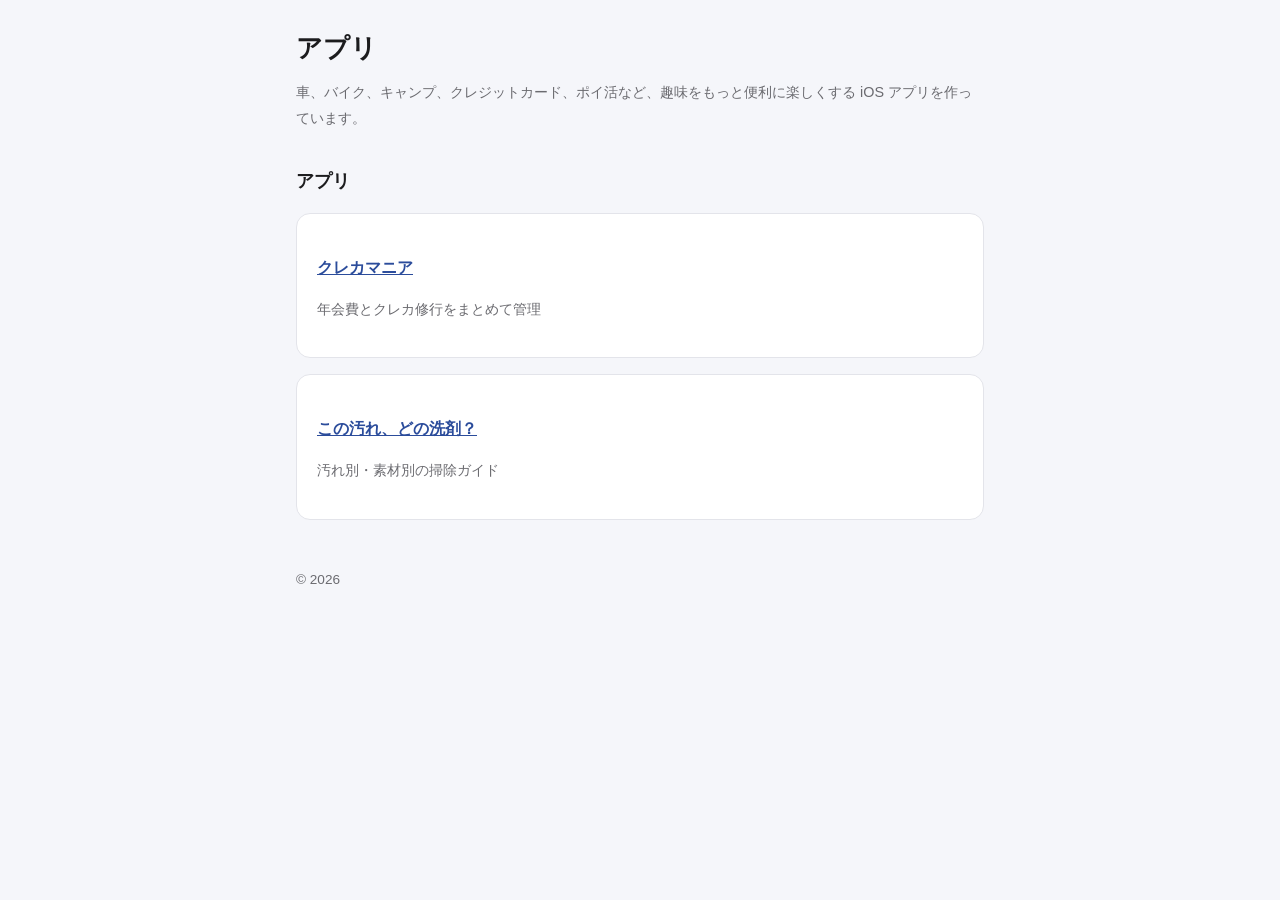
<file: index.html>
<!doctype html>
<html lang="ja">
<head>
<meta charset="utf-8">
<meta name="viewport" content="width=device-width, initial-scale=1">
<title>アプリ</title>
<link rel="stylesheet" href="style.css">
</head>
<body>
<main>
<h1>アプリ</h1>
<p class="sub">車、バイク、キャンプ、クレジットカード、ポイ活など、趣味をもっと便利に楽しくする iOS アプリを作っています。</p>
<h2>アプリ</h2>
<div class="card">
  <h3><a href="kurekamania/">クレカマニア</a></h3>
  <p class="sub">年会費とクレカ修行をまとめて管理</p>
</div>
<div class="card">
  <h3><a href="stainguide/">この汚れ、どの洗剤？</a></h3>
  <p class="sub">汚れ別・素材別の掃除ガイド</p>
</div>
<footer>© 2026</footer>
</main>
</body>
</html>
</file>
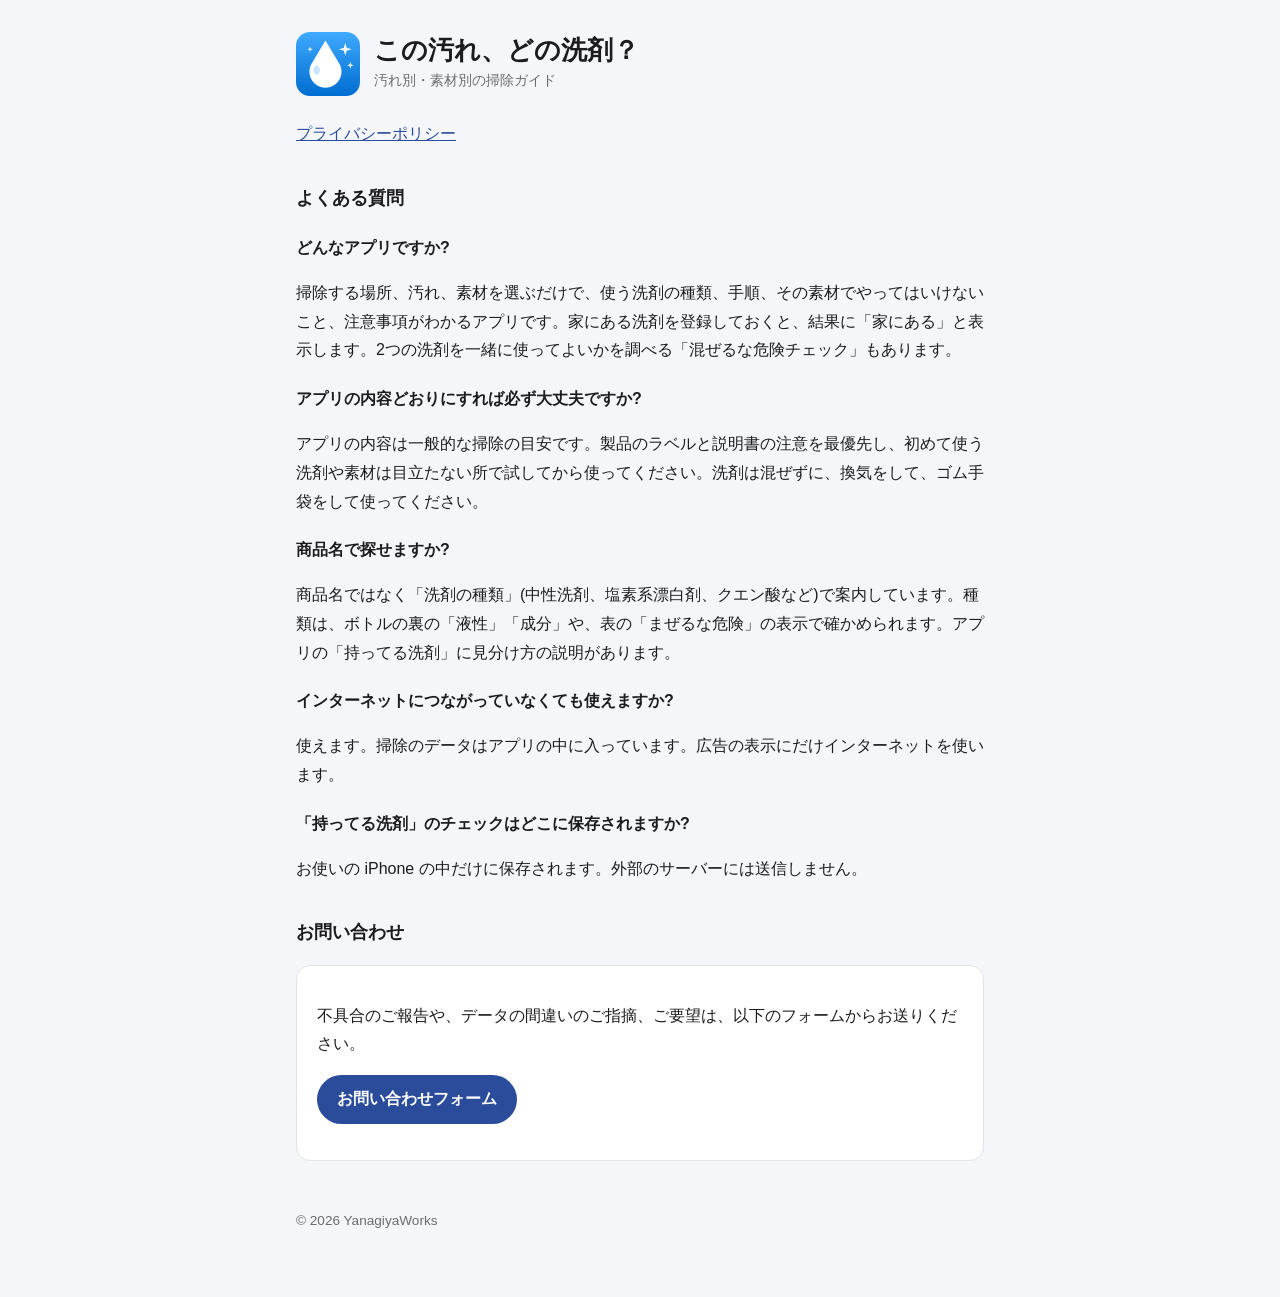
<file: konoyogore/index.html>
<!doctype html>
<html lang="ja">
<head>
<meta charset="utf-8">
<meta name="viewport" content="width=device-width, initial-scale=1">
<title>この汚れ、どの洗剤？ サポート</title>
<link rel="stylesheet" href="../style.css">
</head>
<body>
<main>
<header>
  <img src="icon.png" alt="">
  <div>
    <h1>この汚れ、どの洗剤？</h1>
    <div class="sub">汚れ別・素材別の掃除ガイド</div>
  </div>
</header>
<nav><a href="privacy.html">プライバシーポリシー</a></nav>

<h2>よくある質問</h2>

<h3>どんなアプリですか?</h3>
<p>掃除する場所、汚れ、素材を選ぶだけで、使う洗剤の種類、手順、その素材でやってはいけないこと、注意事項がわかるアプリです。家にある洗剤を登録しておくと、結果に「家にある」と表示します。2つの洗剤を一緒に使ってよいかを調べる「混ぜるな危険チェック」もあります。</p>

<h3>アプリの内容どおりにすれば必ず大丈夫ですか?</h3>
<p>アプリの内容は一般的な掃除の目安です。製品のラベルと説明書の注意を最優先し、初めて使う洗剤や素材は目立たない所で試してから使ってください。洗剤は混ぜずに、換気をして、ゴム手袋をして使ってください。</p>

<h3>商品名で探せますか?</h3>
<p>商品名ではなく「洗剤の種類」(中性洗剤、塩素系漂白剤、クエン酸など)で案内しています。種類は、ボトルの裏の「液性」「成分」や、表の「まぜるな危険」の表示で確かめられます。アプリの「持ってる洗剤」に見分け方の説明があります。</p>

<h3>インターネットにつながっていなくても使えますか?</h3>
<p>使えます。掃除のデータはアプリの中に入っています。広告の表示にだけインターネットを使います。</p>

<h3>「持ってる洗剤」のチェックはどこに保存されますか?</h3>
<p>お使いの iPhone の中だけに保存されます。外部のサーバーには送信しません。</p>

<h2>お問い合わせ</h2>
<div class="card">
  <p>不具合のご報告や、データの間違いのご指摘、ご要望は、以下のフォームからお送りください。</p>
  <p><a class="button" href="https://forms.gle/YxUdwcc28FUog3GX8">お問い合わせフォーム</a></p>
</div>

<footer>© 2026 YanagiyaWorks</footer>
</main>
</body>
</html>
</file>
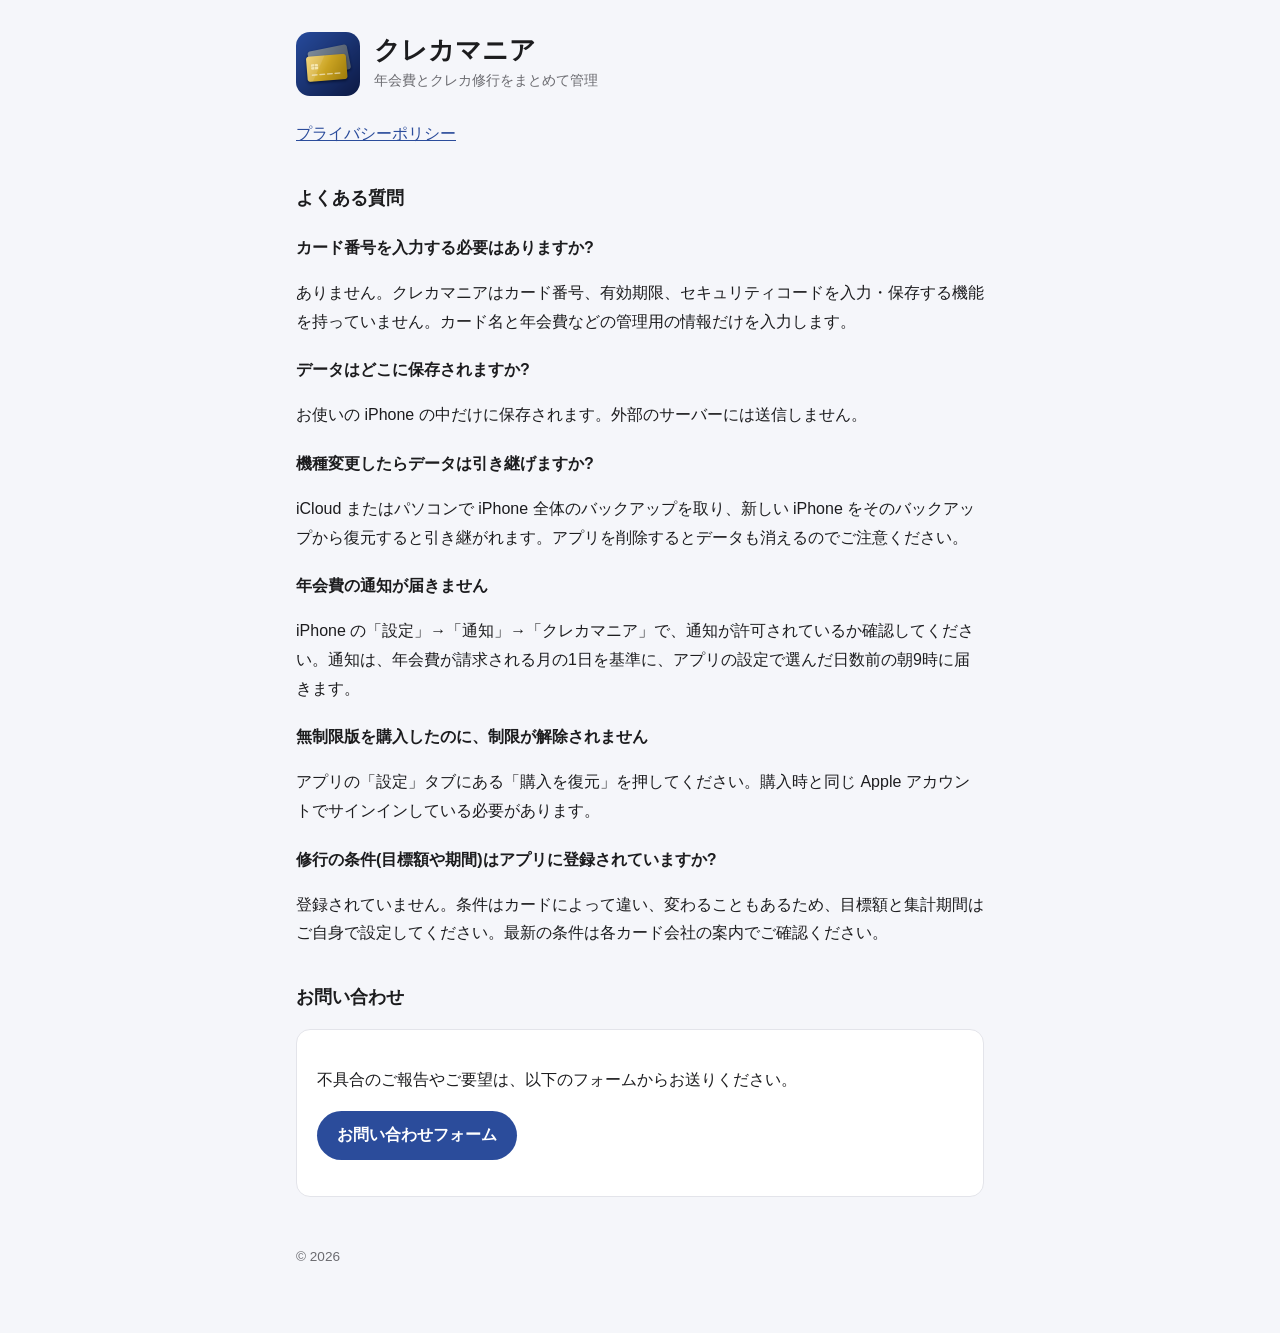
<file: kurekamania/index.html>
<!doctype html>
<html lang="ja">
<head>
<meta charset="utf-8">
<meta name="viewport" content="width=device-width, initial-scale=1">
<title>クレカマニア サポート</title>
<link rel="stylesheet" href="../style.css">
</head>
<body>
<main>
<header>
  <img src="icon.png" alt="">
  <div>
    <h1>クレカマニア</h1>
    <div class="sub">年会費とクレカ修行をまとめて管理</div>
  </div>
</header>
<nav><a href="https://friendly-pyramid-bd1.notion.site/404d203a4fc781d8b1c5f5455bd77402">プライバシーポリシー</a></nav>

<h2>よくある質問</h2>

<h3>カード番号を入力する必要はありますか?</h3>
<p>ありません。クレカマニアはカード番号、有効期限、セキュリティコードを入力・保存する機能を持っていません。カード名と年会費などの管理用の情報だけを入力します。</p>

<h3>データはどこに保存されますか?</h3>
<p>お使いの iPhone の中だけに保存されます。外部のサーバーには送信しません。</p>

<h3>機種変更したらデータは引き継げますか?</h3>
<p>iCloud またはパソコンで iPhone 全体のバックアップを取り、新しい iPhone をそのバックアップから復元すると引き継がれます。アプリを削除するとデータも消えるのでご注意ください。</p>

<h3>年会費の通知が届きません</h3>
<p>iPhone の「設定」→「通知」→「クレカマニア」で、通知が許可されているか確認してください。通知は、年会費が請求される月の1日を基準に、アプリの設定で選んだ日数前の朝9時に届きます。</p>

<h3>無制限版を購入したのに、制限が解除されません</h3>
<p>アプリの「設定」タブにある「購入を復元」を押してください。購入時と同じ Apple アカウントでサインインしている必要があります。</p>

<h3>修行の条件(目標額や期間)はアプリに登録されていますか?</h3>
<p>登録されていません。条件はカードによって違い、変わることもあるため、目標額と集計期間はご自身で設定してください。最新の条件は各カード会社の案内でご確認ください。</p>

<h2>お問い合わせ</h2>
<div class="card">
  <p>不具合のご報告やご要望は、以下のフォームからお送りください。</p>
  <p><a class="button" href="https://forms.gle/YxUdwcc28FUog3GX8">お問い合わせフォーム</a></p>
</div>

<footer>© 2026</footer>
</main>
</body>
</html>
</file>
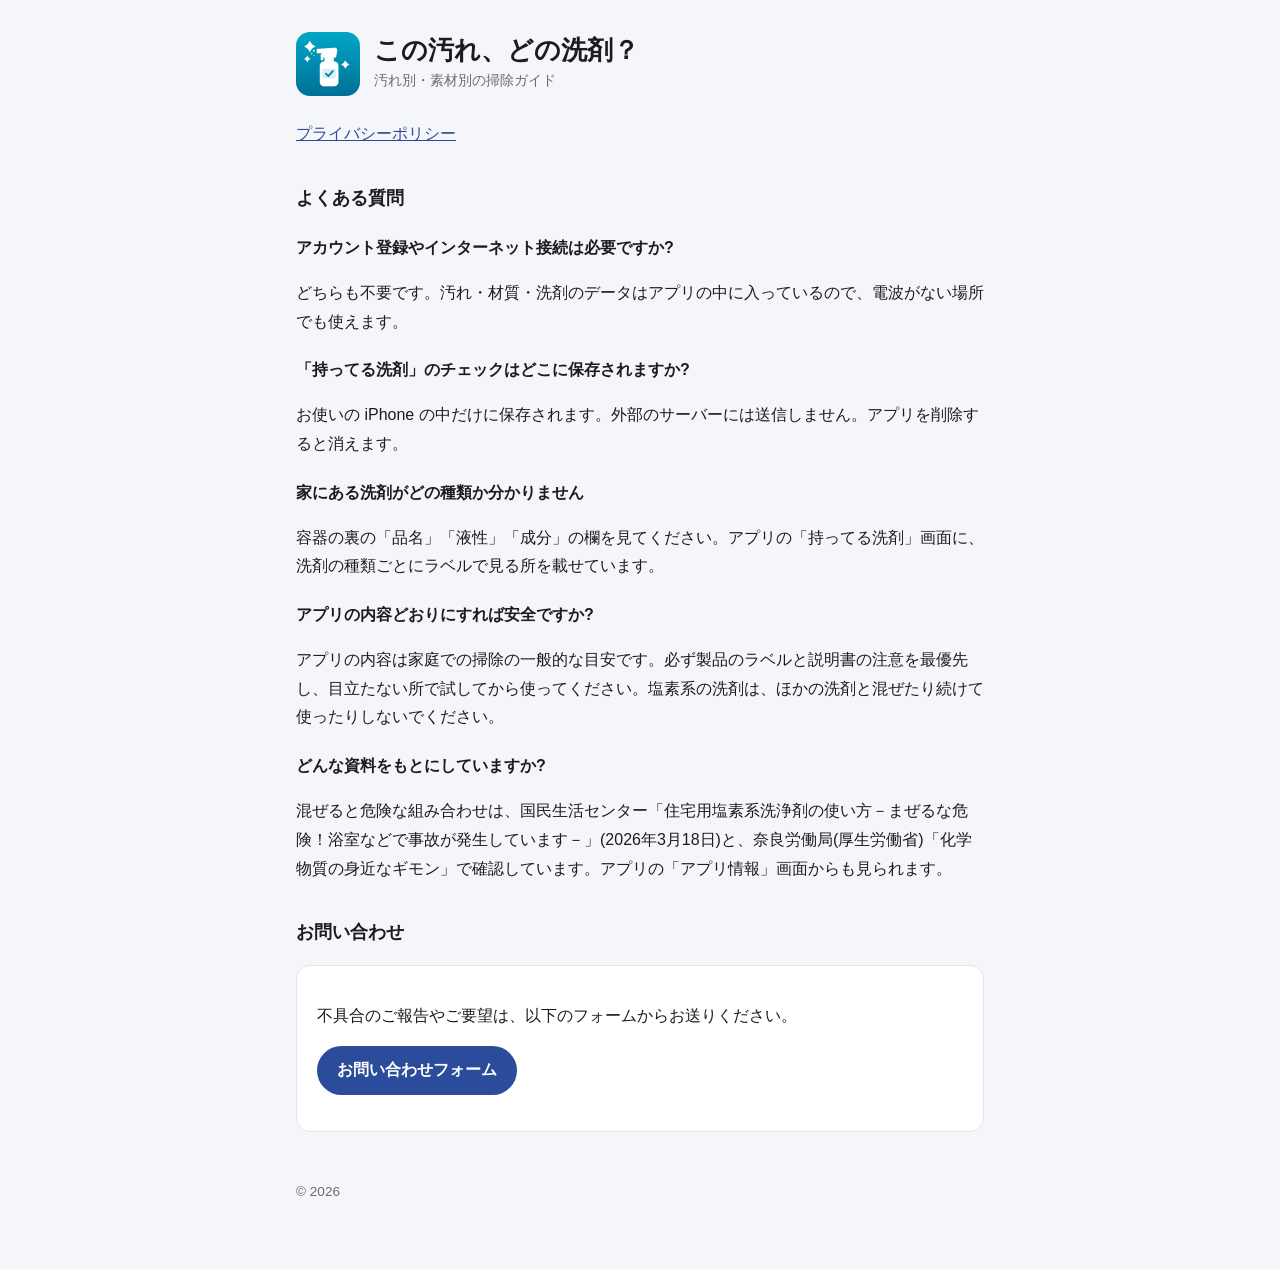
<file: stainguide/index.html>
<!doctype html>
<html lang="ja">
<head>
<meta charset="utf-8">
<meta name="viewport" content="width=device-width, initial-scale=1">
<title>この汚れ、どの洗剤？ サポート</title>
<link rel="stylesheet" href="../style.css">
</head>
<body>
<main>
<header>
  <img src="icon.png" alt="">
  <div>
    <h1>この汚れ、どの洗剤？</h1>
    <div class="sub">汚れ別・素材別の掃除ガイド</div>
  </div>
</header>
<nav><a href="https://friendly-pyramid-bd1.notion.site/403d203a4fc781d6aeafd0c2b4ecaf40">プライバシーポリシー</a></nav>

<h2>よくある質問</h2>

<h3>アカウント登録やインターネット接続は必要ですか?</h3>
<p>どちらも不要です。汚れ・材質・洗剤のデータはアプリの中に入っているので、電波がない場所でも使えます。</p>

<h3>「持ってる洗剤」のチェックはどこに保存されますか?</h3>
<p>お使いの iPhone の中だけに保存されます。外部のサーバーには送信しません。アプリを削除すると消えます。</p>

<h3>家にある洗剤がどの種類か分かりません</h3>
<p>容器の裏の「品名」「液性」「成分」の欄を見てください。アプリの「持ってる洗剤」画面に、洗剤の種類ごとにラベルで見る所を載せています。</p>

<h3>アプリの内容どおりにすれば安全ですか?</h3>
<p>アプリの内容は家庭での掃除の一般的な目安です。必ず製品のラベルと説明書の注意を最優先し、目立たない所で試してから使ってください。塩素系の洗剤は、ほかの洗剤と混ぜたり続けて使ったりしないでください。</p>

<h3>どんな資料をもとにしていますか?</h3>
<p>混ぜると危険な組み合わせは、国民生活センター「住宅用塩素系洗浄剤の使い方－まぜるな危険！浴室などで事故が発生しています－」(2026年3月18日)と、奈良労働局(厚生労働省)「化学物質の身近なギモン」で確認しています。アプリの「アプリ情報」画面からも見られます。</p>

<h2>お問い合わせ</h2>
<div class="card">
  <p>不具合のご報告やご要望は、以下のフォームからお送りください。</p>
  <p><a class="button" href="https://forms.gle/YxUdwcc28FUog3GX8">お問い合わせフォーム</a></p>
</div>

<footer>© 2026</footer>
</main>
</body>
</html>
</file>
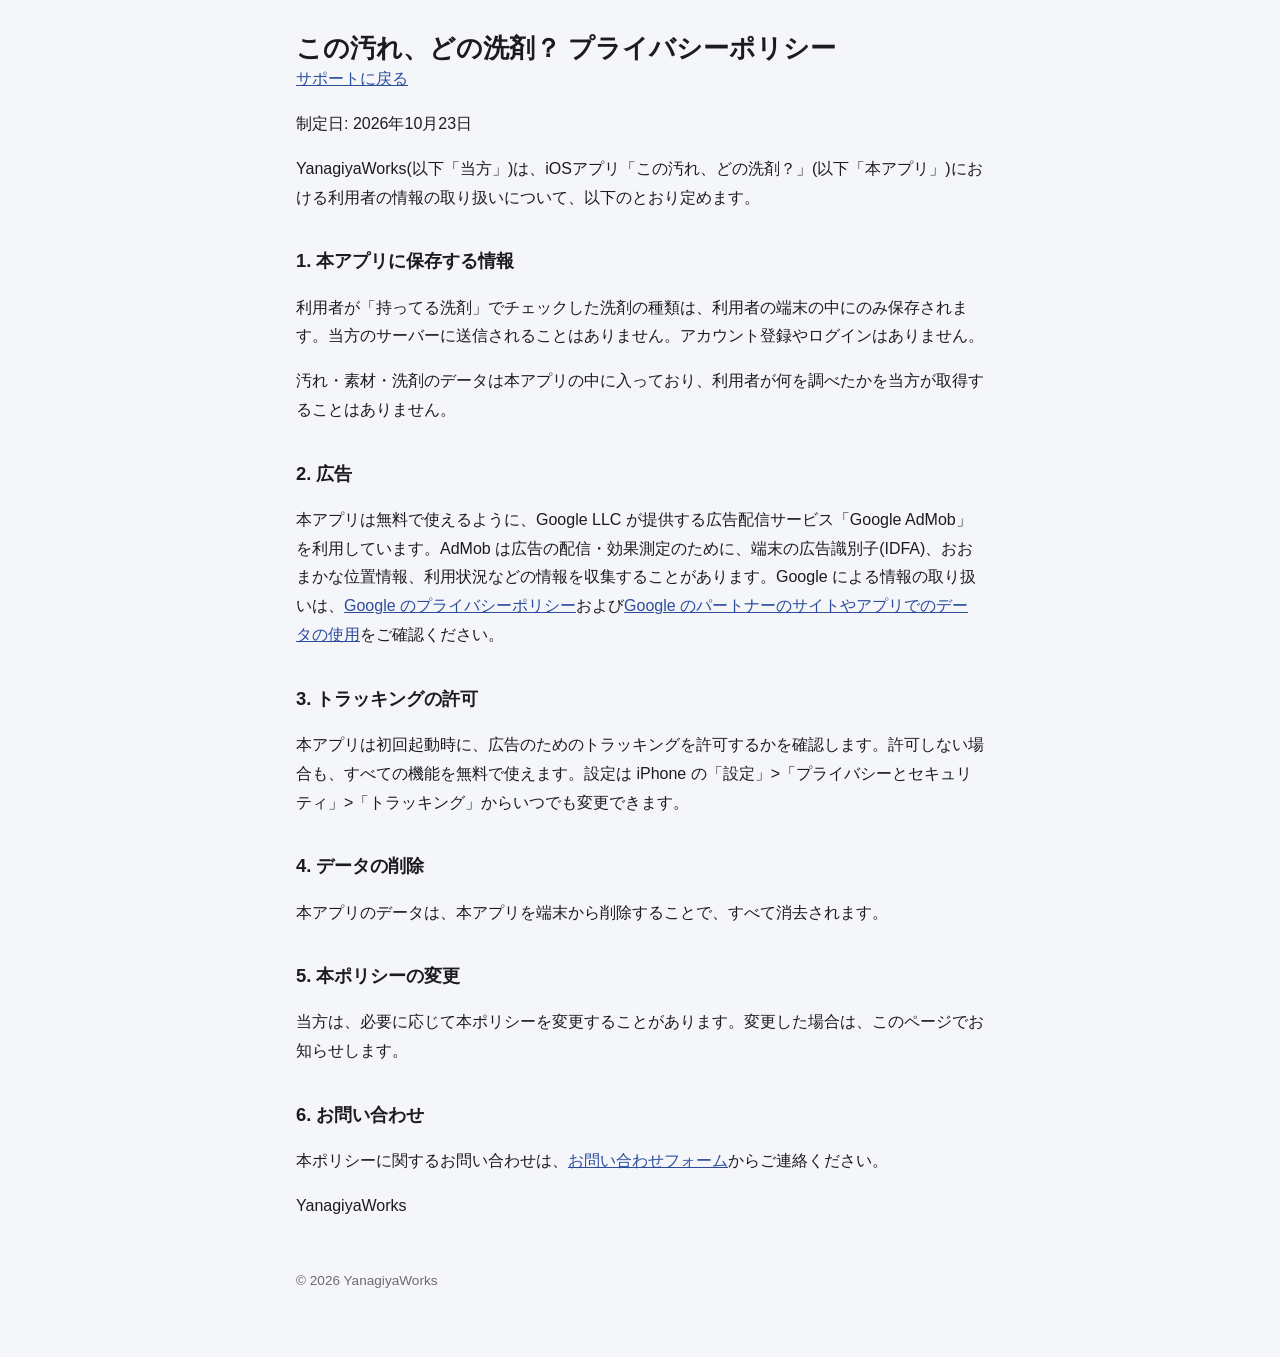
<file: konoyogore/privacy.html>
<!doctype html>
<html lang="ja">
<head>
<meta charset="utf-8">
<meta name="viewport" content="width=device-width, initial-scale=1">
<title>この汚れ、どの洗剤？ プライバシーポリシー</title>
<link rel="stylesheet" href="../style.css">
</head>
<body>
<main>
<h1>この汚れ、どの洗剤？ プライバシーポリシー</h1>
<nav><a href="./">サポートに戻る</a></nav>
<p>制定日: 2026年10月23日</p>
<p>YanagiyaWorks(以下「当方」)は、iOSアプリ「この汚れ、どの洗剤？」(以下「本アプリ」)における利用者の情報の取り扱いについて、以下のとおり定めます。</p>
<h2>1. 本アプリに保存する情報</h2>
<p>利用者が「持ってる洗剤」でチェックした洗剤の種類は、利用者の端末の中にのみ保存されます。当方のサーバーに送信されることはありません。アカウント登録やログインはありません。</p>
<p>汚れ・素材・洗剤のデータは本アプリの中に入っており、利用者が何を調べたかを当方が取得することはありません。</p>
<h2>2. 広告</h2>
<p>本アプリは無料で使えるように、Google LLC が提供する広告配信サービス「Google AdMob」を利用しています。AdMob は広告の配信・効果測定のために、端末の広告識別子(IDFA)、おおまかな位置情報、利用状況などの情報を収集することがあります。Google による情報の取り扱いは、<a href="https://policies.google.com/privacy">Google のプライバシーポリシー</a>および<a href="https://policies.google.com/technologies/partner-sites">Google のパートナーのサイトやアプリでのデータの使用</a>をご確認ください。</p>
<h2>3. トラッキングの許可</h2>
<p>本アプリは初回起動時に、広告のためのトラッキングを許可するかを確認します。許可しない場合も、すべての機能を無料で使えます。設定は iPhone の「設定」>「プライバシーとセキュリティ」>「トラッキング」からいつでも変更できます。</p>
<h2>4. データの削除</h2>
<p>本アプリのデータは、本アプリを端末から削除することで、すべて消去されます。</p>
<h2>5. 本ポリシーの変更</h2>
<p>当方は、必要に応じて本ポリシーを変更することがあります。変更した場合は、このページでお知らせします。</p>
<h2>6. お問い合わせ</h2>
<p>本ポリシーに関するお問い合わせは、<a href="https://forms.gle/YxUdwcc28FUog3GX8">お問い合わせフォーム</a>からご連絡ください。</p>
<p>YanagiyaWorks</p>
<footer>© 2026 YanagiyaWorks</footer>
</main>
</body>
</html>
</file>
<file: style.css>
:root { --bg: #f5f6fa; --card: #ffffff; --text: #1c1c1e; --sub: #6b6b70; --accent: #2b4c9b; --line: #e3e4ea; }
@media (prefers-color-scheme: dark) {
  :root { --bg: #111318; --card: #1c1f26; --text: #f2f2f7; --sub: #a1a1aa; --accent: #7aaae6; --line: #2c3039; }
}
* { box-sizing: border-box; }
body { margin: 0; background: var(--bg); color: var(--text); font-family: -apple-system, BlinkMacSystemFont, "Hiragino Sans", "Noto Sans JP", sans-serif; line-height: 1.8; }
main { max-width: 720px; margin: 0 auto; padding: 32px 16px 64px; }
header { display: flex; align-items: center; gap: 14px; margin-bottom: 24px; }
header img { width: 64px; height: 64px; border-radius: 14px; }
h1 { font-size: 1.6rem; margin: 0; line-height: 1.3; }
h2 { font-size: 1.15rem; margin: 32px 0 8px; }
h3 { font-size: 1rem; margin: 20px 0 4px; }
p, li { color: var(--text); }
.sub { color: var(--sub); font-size: 0.9rem; }
.card { background: var(--card); border: 1px solid var(--line); border-radius: 14px; padding: 20px; margin: 16px 0; }
a { color: var(--accent); }
.button { display: inline-block; background: var(--accent); color: #fff; text-decoration: none; padding: 10px 20px; border-radius: 999px; font-weight: 600; }
nav a { margin-right: 16px; }
footer { margin-top: 48px; color: var(--sub); font-size: 0.85rem; }
</file>
